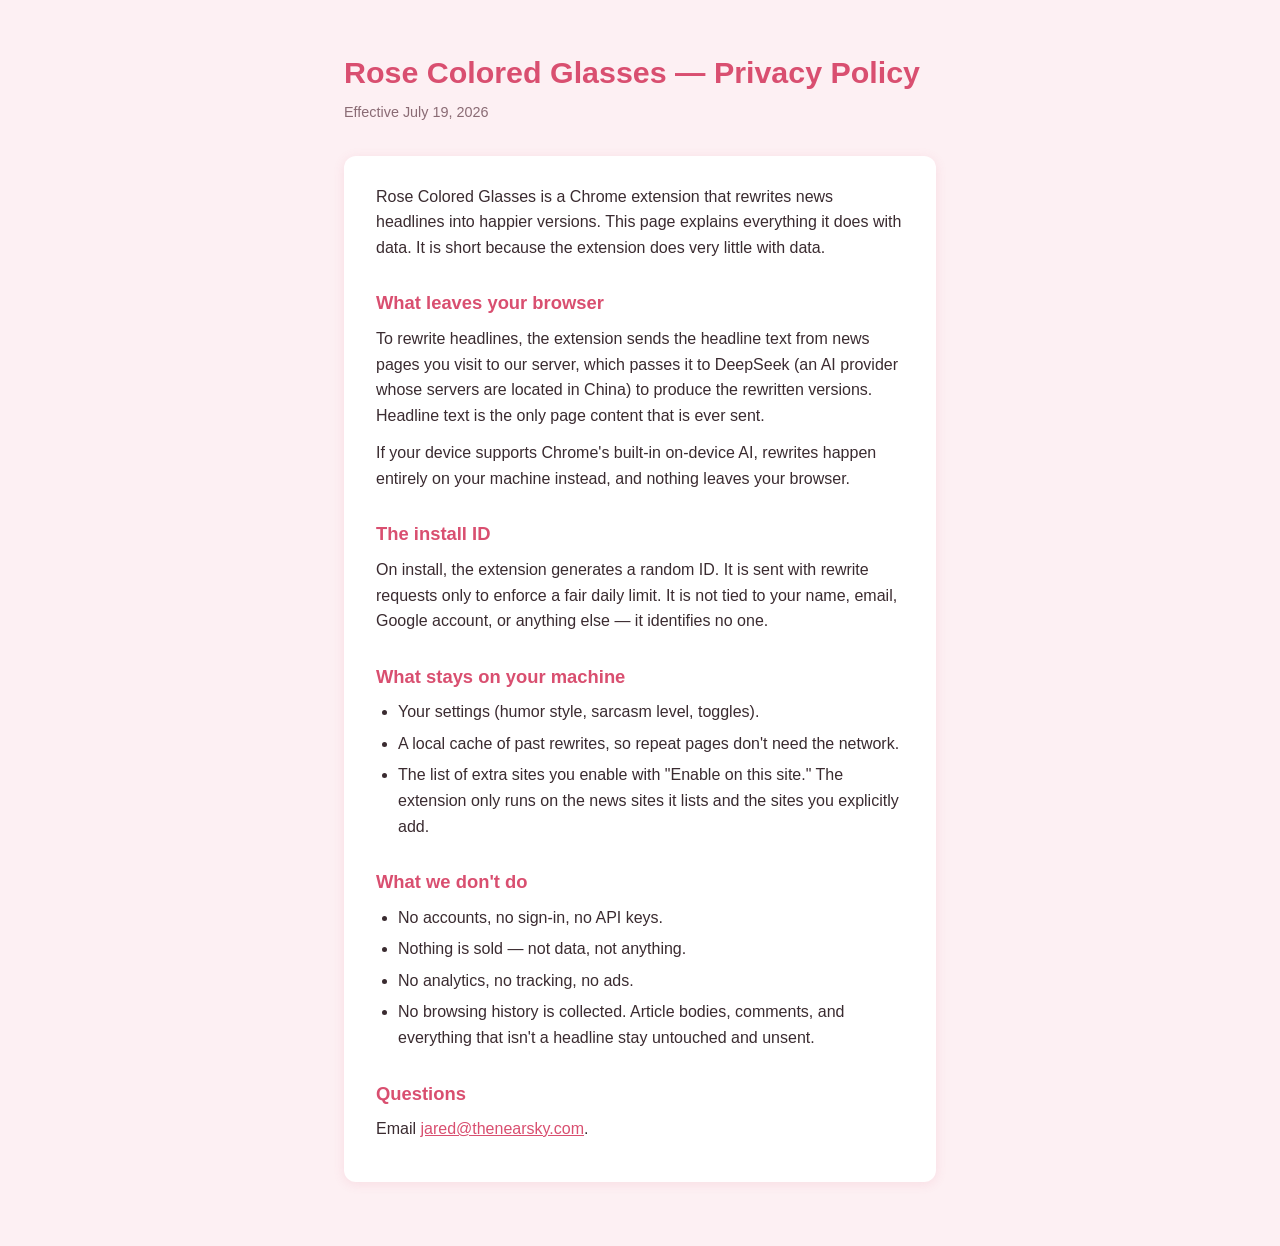
<file: docs/index.html>
<!DOCTYPE html>
<html lang="en">
<head>
  <meta charset="UTF-8">
  <meta http-equiv="refresh" content="0; url=privacy.html">
  <title>Rose Colored Glasses</title>
</head>
<body>
  <p><a href="privacy.html">Rose Colored Glasses privacy policy</a></p>
</body>
</html>
</file>
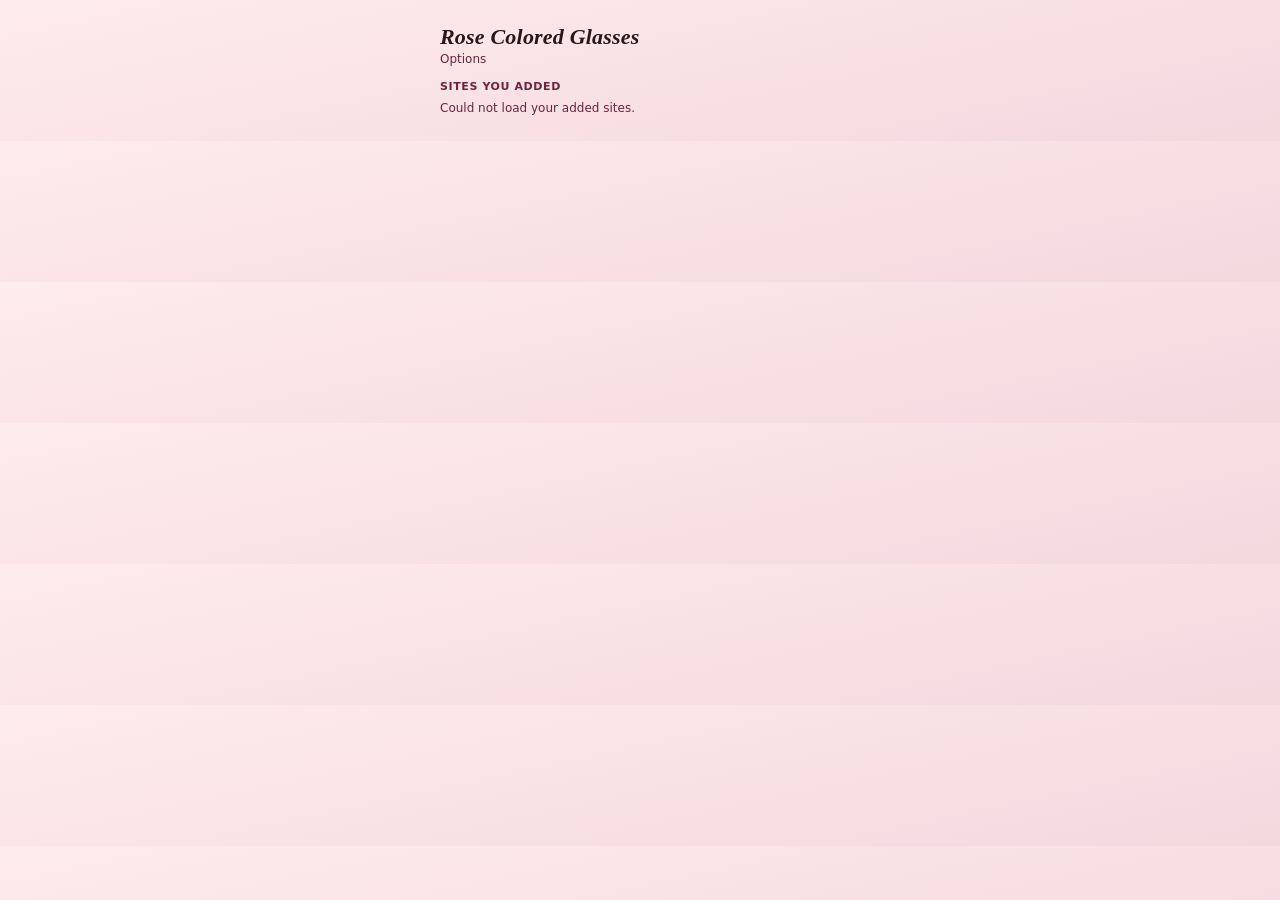
<file: options.html>
<!DOCTYPE html>
<html>
<head>
  <meta charset="UTF-8" />
  <link rel="stylesheet" href="popup.css" />
  <link rel="stylesheet" href="options.css" />
</head>
<body>
  <header>
    <h1>Rose Colored Glasses</h1>
    <p class="tagline">Options</p>
  </header>

  <main>
    <div class="field sites">
      <span class="label">Sites you added</span>
      <ul id="siteList" class="site-list"></ul>
      <p id="sitesEmpty" class="hint" hidden>
        None yet. Open the popup on any https news site and click
        "Enable on this site."
      </p>
    </div>

    <p id="pathNote" class="hint"></p>

    <p id="status" class="status" aria-live="polite"></p>
  </main>

  <script src="options.js"></script>
</body>
</html>
</file>
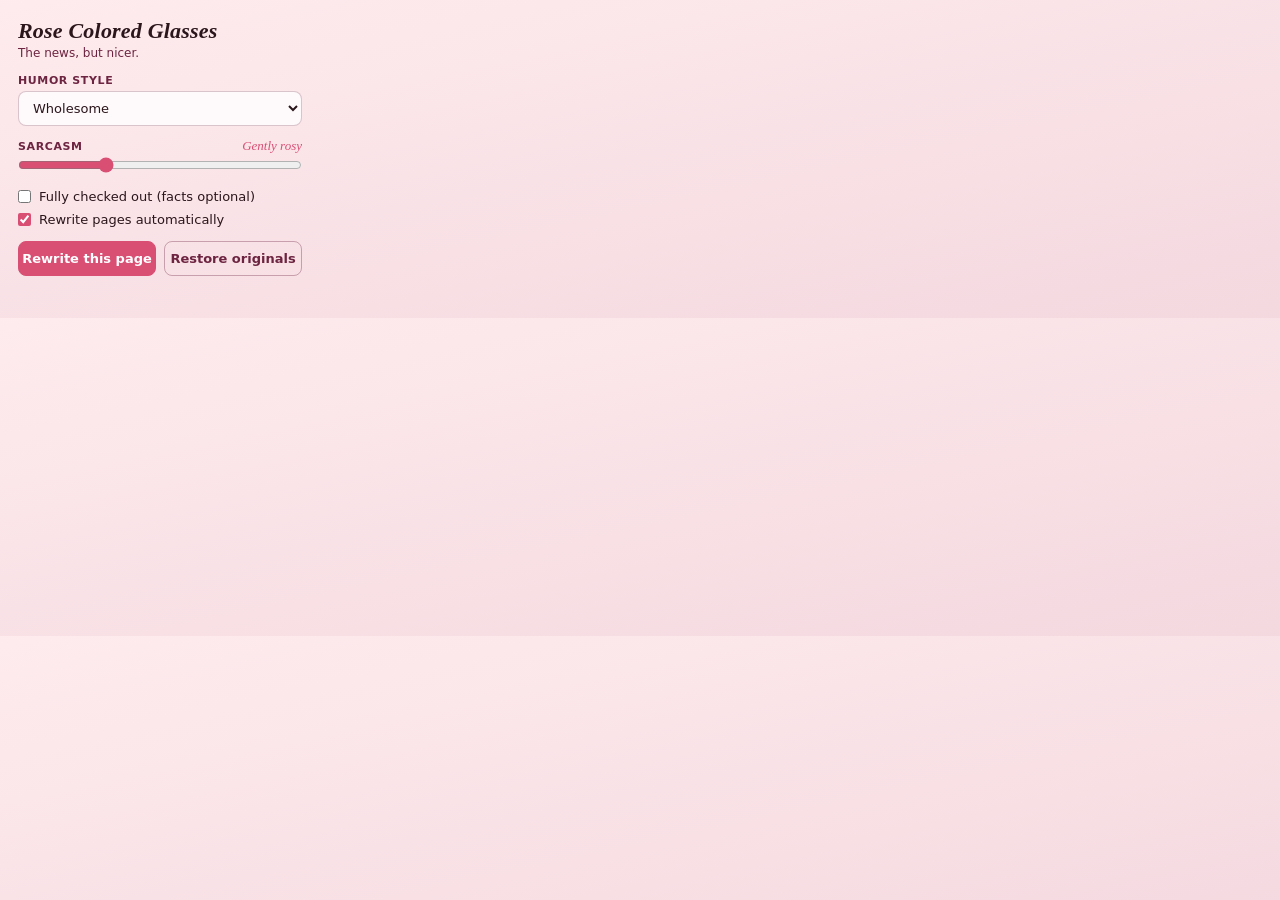
<file: popup.html>
<!DOCTYPE html>
<html>
<head>
  <meta charset="UTF-8" />
  <link rel="stylesheet" href="popup.css" />
</head>
<body>
  <header>
    <h1>Rose Colored Glasses</h1>
    <p class="tagline">The news, but nicer.</p>
  </header>

  <main>
    <label class="field">
      <span class="label">Humor style</span>
      <select id="humor">
        <option value="wholesome">Wholesome</option>
        <option value="dry">Dry</option>
        <option value="absurd">Absurd</option>
        <option value="dad">Dad jokes</option>
        <option value="unhinged">Unhinged optimism</option>
        <option value="feet">Beautiful feet enjoyer</option>
        <option value="squirrels">Squirrel misadventures</option>
        <option value="shakespeare">Shakespearean</option>
        <option value="infomercial">Infomercial pitchman</option>
        <option value="midwest">Midwest nice</option>
      </select>
    </label>

    <div class="field">
      <div class="slider-head">
        <span class="label">Sarcasm</span>
        <span id="sarcasmLabel" class="slider-value">Gently rosy</span>
      </div>
      <input type="range" id="sarcasm" min="0" max="10" step="1" value="3" />
    </div>

    <label class="check">
      <input type="checkbox" id="checkedOut" />
      <span>Fully checked out (facts optional)</span>
    </label>

    <label class="check">
      <input type="checkbox" id="autoRewrite" checked />
      <span>Rewrite pages automatically</span>
    </label>

    <div class="buttons" id="mainButtons">
      <button id="rewrite" class="primary">Rewrite this page</button>
      <button id="restore" class="ghost">Restore originals</button>
    </div>

    <div class="buttons" id="enableWrap" hidden>
      <button id="enableSite" class="primary">Enable on this site</button>
    </div>

    <p id="status" class="status" aria-live="polite"></p>
  </main>

  <script src="popup.js"></script>
</body>
</html>
</file>
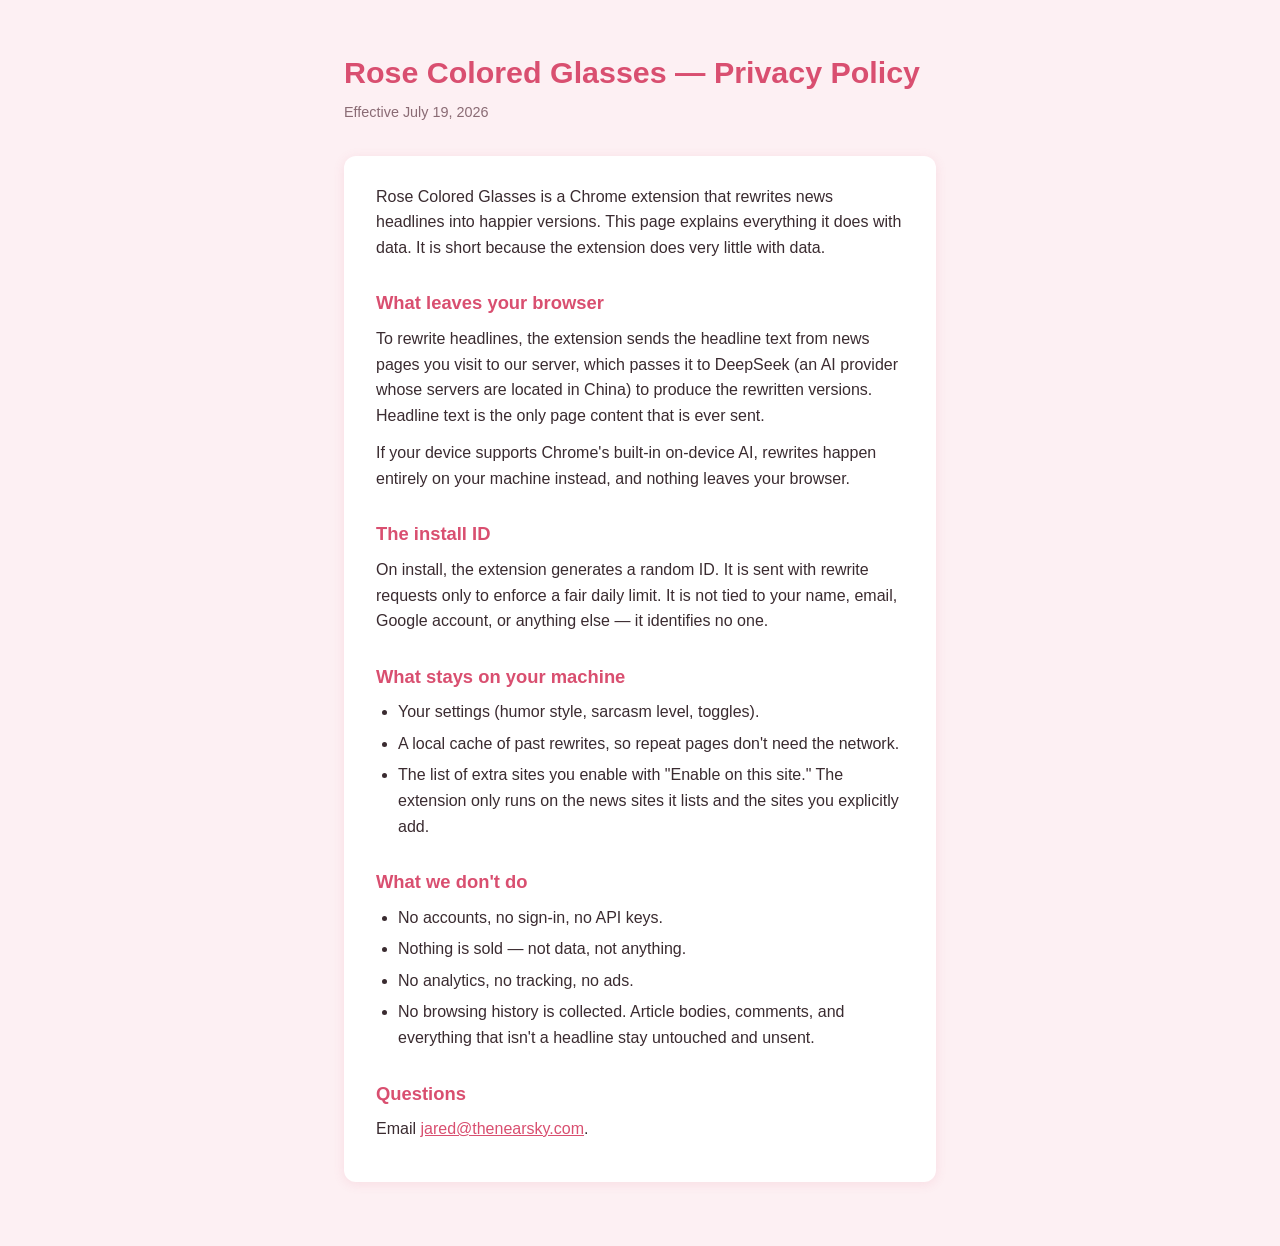
<file: docs/privacy.html>
<!DOCTYPE html>
<html lang="en">
<head>
  <meta charset="UTF-8">
  <meta name="viewport" content="width=device-width, initial-scale=1">
  <title>Privacy Policy — Rose Colored Glasses</title>
  <style>
    :root {
      --rose: #d94f70;
      --rose-pale: #fdf0f3;
      --ink: #3a2b30;
    }
    * { margin: 0; padding: 0; box-sizing: border-box; }
    body {
      font-family: -apple-system, BlinkMacSystemFont, "Segoe UI", Roboto, sans-serif;
      color: var(--ink);
      background: var(--rose-pale);
      line-height: 1.6;
    }
    main {
      max-width: 640px;
      margin: 0 auto;
      padding: 48px 24px 64px;
    }
    header { margin-bottom: 32px; }
    h1 { color: var(--rose); font-size: 1.9rem; margin-bottom: 4px; }
    .date { color: #8a6b74; font-size: 0.9rem; }
    h2 { color: var(--rose); font-size: 1.15rem; margin: 28px 0 8px; }
    p { margin-bottom: 12px; }
    ul { margin: 0 0 12px 22px; }
    li { margin-bottom: 6px; }
    a { color: var(--rose); }
    .card {
      background: #fff;
      border-radius: 12px;
      padding: 28px 32px;
      box-shadow: 0 2px 12px rgba(217, 79, 112, 0.12);
    }
  </style>
</head>
<body>
  <main>
    <header>
      <h1>Rose Colored Glasses — Privacy Policy</h1>
      <p class="date">Effective July 19, 2026</p>
    </header>

    <div class="card">
      <p>Rose Colored Glasses is a Chrome extension that rewrites news headlines
      into happier versions. This page explains everything it does with data.
      It is short because the extension does very little with data.</p>

      <h2>What leaves your browser</h2>
      <p>To rewrite headlines, the extension sends the headline text from news
      pages you visit to our server, which passes it to DeepSeek (an AI
      provider whose servers are located in China) to produce the rewritten
      versions. Headline text is the only page content that is ever sent.</p>
      <p>If your device supports Chrome's built-in on-device AI, rewrites
      happen entirely on your machine instead, and nothing leaves your
      browser.</p>

      <h2>The install ID</h2>
      <p>On install, the extension generates a random ID. It is sent with
      rewrite requests only to enforce a fair daily limit. It is not tied to
      your name, email, Google account, or anything else — it identifies no
      one.</p>

      <h2>What stays on your machine</h2>
      <ul>
        <li>Your settings (humor style, sarcasm level, toggles).</li>
        <li>A local cache of past rewrites, so repeat pages don't need the
        network.</li>
        <li>The list of extra sites you enable with "Enable on this site."
        The extension only runs on the news sites it lists and the sites you
        explicitly add.</li>
      </ul>

      <h2>What we don't do</h2>
      <ul>
        <li>No accounts, no sign-in, no API keys.</li>
        <li>Nothing is sold — not data, not anything.</li>
        <li>No analytics, no tracking, no ads.</li>
        <li>No browsing history is collected. Article bodies, comments, and
        everything that isn't a headline stay untouched and unsent.</li>
      </ul>

      <h2>Questions</h2>
      <p>Email <a href="mailto:jared@thenearsky.com">jared@thenearsky.com</a>.</p>
    </div>
  </main>
</body>
</html>
</file>
<file: popup.css>
:root {
  --sarc: 0.3; /* 0..1, set by popup.js from the slider */
  --ink: #2b161c;
  --rose: #d94f74;
  --plum: #6d2440;
  --paper: #fff6f7;
}

* {
  box-sizing: border-box;
  margin: 0;
}

/* Author display rules (e.g. .buttons { display: flex }) override the
   browser's built-in [hidden] { display: none }. Restore hidden's meaning. */
[hidden] {
  display: none !important;
}

body {
  width: 320px;
  padding: 18px 18px 16px;
  font-family: system-ui, -apple-system, sans-serif;
  color: var(--ink);
  /* Signature: the popup itself wears the glasses.
     More sarcasm = deeper rose tint. */
  background:
    linear-gradient(
      168deg,
      color-mix(in oklab, var(--paper), var(--rose) calc(var(--sarc) * 22%)),
      color-mix(in oklab, #ffe9ee, var(--plum) calc(var(--sarc) * 26%))
    );
  transition: background 0.3s ease;
}

header h1 {
  font-family: Georgia, "Times New Roman", serif;
  font-style: italic;
  font-weight: 600;
  font-size: 22px;
  letter-spacing: 0.2px;
}

.tagline {
  font-size: 12px;
  color: var(--plum);
  margin: 2px 0 14px;
}

.field {
  display: block;
  margin-bottom: 12px;
}

.label {
  display: block;
  font-size: 11px;
  font-weight: 600;
  text-transform: uppercase;
  letter-spacing: 0.6px;
  color: var(--plum);
  margin-bottom: 4px;
}

input[type="password"],
select {
  width: 100%;
  padding: 8px 10px;
  font-size: 13px;
  font-family: inherit;
  color: var(--ink);
  background: rgba(255, 255, 255, 0.75);
  border: 1px solid rgba(109, 36, 64, 0.25);
  border-radius: 8px;
}

input[type="password"]:focus,
select:focus,
input[type="range"]:focus-visible,
button:focus-visible {
  outline: 2px solid var(--rose);
  outline-offset: 1px;
}

.slider-head {
  display: flex;
  justify-content: space-between;
  align-items: baseline;
}

.slider-value {
  font-family: Georgia, serif;
  font-style: italic;
  font-size: 13px;
  color: var(--rose);
}

input[type="range"] {
  width: 100%;
  accent-color: var(--rose);
}

.check {
  display: flex;
  align-items: center;
  gap: 8px;
  font-size: 13px;
  margin-bottom: 8px;
  cursor: pointer;
}

.check input {
  accent-color: var(--rose);
}

.buttons {
  display: flex;
  gap: 8px;
  margin-top: 14px;
}

button {
  flex: 1;
  padding: 9px 0;
  font-size: 13px;
  font-weight: 600;
  font-family: inherit;
  border-radius: 8px;
  cursor: pointer;
}

.primary {
  background: var(--rose);
  color: #fff;
  border: 1px solid var(--rose);
}

.primary:hover {
  background: var(--plum);
  border-color: var(--plum);
}

.ghost {
  background: transparent;
  color: var(--plum);
  border: 1px solid rgba(109, 36, 64, 0.35);
}

.ghost:hover {
  background: rgba(255, 255, 255, 0.5);
}

.status {
  min-height: 16px;
  margin-top: 10px;
  font-size: 12px;
  color: var(--plum);
}

@media (prefers-reduced-motion: reduce) {
  body {
    transition: none;
  }
}
</file>
<file: options.css>
/* Options page — reuses popup.css variables and controls, calmer layout.
   The rose tint stays in the popup; options holds steady at the low end. */

body {
  width: auto;
  max-width: 440px;
  margin: 0 auto;
  padding: 24px 20px;
}

.hint {
  font-size: 12px;
  color: var(--plum);
  margin: -4px 0 12px;
}

.sites {
  margin-top: 4px;
}

.site-list {
  list-style: none;
  padding: 0;
}

.site-list li {
  display: flex;
  align-items: center;
  justify-content: space-between;
  gap: 8px;
  padding: 7px 10px;
  margin-bottom: 6px;
  font-size: 13px;
  background: rgba(255, 255, 255, 0.6);
  border: 1px solid rgba(109, 36, 64, 0.2);
  border-radius: 8px;
}

.site-list button {
  flex: 0 0 auto;
  width: auto;
  padding: 4px 10px;
  font-size: 12px;
}
</file>
